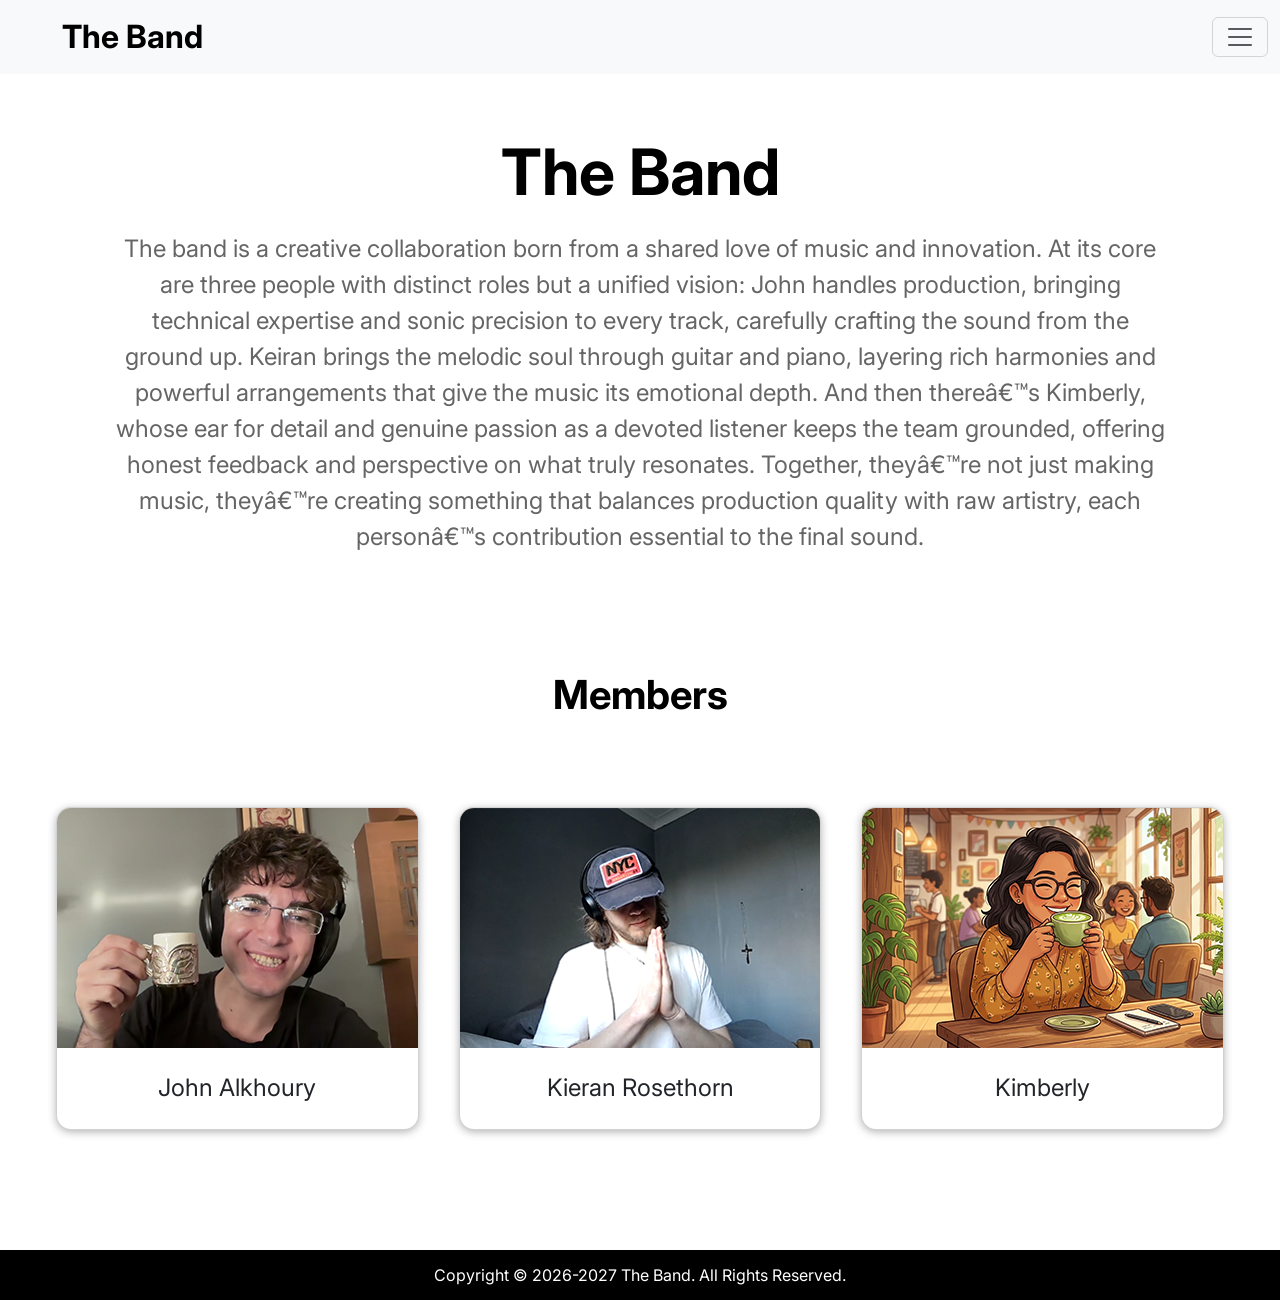
<file: index.html>
<!DOCTYPE html>

<html lang="en">
    <head>
        <meta name="viewport" content=" initial-scale=1, width=device-width">
        <link href="https://cdn.jsdelivr.net/npm/bootstrap@5.3.8/dist/css/bootstrap.min.css" rel="stylesheet" integrity="sha384-sRIl4kxILFvY47J16cr9ZwB07vP4J8+LH7qKQnuqkuIAvNWLzeN8tE5YBujZqJLB" crossorigin="anonymous">
        <script src="https://cdn.jsdelivr.net/npm/bootstrap@5.3.8/dist/js/bootstrap.bundle.min.js" integrity="sha384-FKyoEForCGlyvwx9Hj09JcYn3nv7wiPVlz7YYwJrWVcXK/BmnVDxM+D2scQbITxI" crossorigin="anonymous"></script>
        <script src="./script.js" defer></script>
        <link href="styles.css" rel="stylesheet">
        <link href="home.css" rel="stylesheet">
        <link href="https://fonts.googleapis.com/css2?family=Inter:wght@400;700&display=swap" rel="stylesheet">
        <title>Home page</title>
    </head>
    <body>
        <header>
            <nav class="navbar bg-body-tertiary fixed-top">
                <div class="container-fluid">
                    <a class="navbar-brand" href="./index.html">The Band</a>
                    <button class="navbar-toggler" type="button" data-bs-toggle="offcanvas" data-bs-target="#offcanvasNavbar" aria-controls="offcanvasNavbar" aria-label="Toggle navigation">
                        <span class="navbar-toggler-icon"></span>
                    </button>
                    <div class="offcanvas offcanvas-end" tabindex="-1" id="offcanvasNavbar" aria-labelledby="offcanvasNavbarLabel">
                        <div class="offcanvas-header">
                            <h5 class="offcanvas-title" id="offcanvasNavbarLabel">Menu</h5>
                            <button type="button" class="btn-close" data-bs-dismiss="offcanvas" aria-label="Close"></button>
                        </div>
                        <div class="offcanvas-body">
                            <ul class="navbar-nav justify-content-end flex-grow-1 pe-3">
                                <li class="nav-item">
                                    <a class="nav-link active page" aria-current="page" href="./index.html">Home</a>
                                </li>
                                <li class="nav-item">
                                    <a class="nav-link page" href="./john.html">John</a>
                                </li>
                                <li class="nav-item">
                                    <a class="nav-link page" href="./kieran.html">Kieran</a>
                                </li>
                                <li class="nav-item">
                                    <a class="nav-link page" href="./kimberly.html">Kim</a>
                                </li>
                            </ul>
                        </div>
                    </div>
                </div>
            </nav>
        </header>

        <section class="section-1">
            <div class="text">
                <h1>The Band</h1>
                <p>
                    The band is a creative collaboration born from a shared love of music and innovation.
                    At its core are three people with distinct roles but a unified vision:
                    John handles production, bringing technical expertise and sonic precision to every track,
                    carefully crafting the sound from the ground up.
                    Keiran brings the melodic soul through guitar and piano,
                    layering rich harmonies and powerful arrangements that give the music its emotional depth.
                    And then there’s Kimberly, whose ear for detail and genuine passion as a devoted listener keeps the team grounded,
                    offering honest feedback and perspective on what truly resonates.
                    Together, they’re not just making music, they’re creating something that balances production quality with raw artistry,
                    each person’s contribution essential to the final sound.
                </p>
            </div>
        </section>

        <section class="section-2">
            <h1>Members</h1>
            <div class="cards-container">
                <a href="./john.html">
                    <div class="card">
                        <img width="362.67px" height="240px" src="./images/john-small.png" alt="john">
                        <p>John Alkhoury</p>
                    </div>
                </a>
                <a href="./kieran.html">
                    <div class="card">
                        <img width="362.67px" height="240px" src="./images/kieran-small.png" alt="Keiran">
                        <p>Kieran Rosethorn</p>
                    </div>
                </a>
                <a href="./kimberly.html">
                    <div class="card">
                        <img width="362.67px" height="240px" src="./images/kimberly-small.png" alt="Kim">
                        <p>Kimberly</p>
                    </div>
                </a>
            </div>
        </section>
        <footer>
            <p>Copyright &copy; 2026-2027 The Band. All Rights Reserved.</p>
        </footer>
    </body>
</html>
</file>
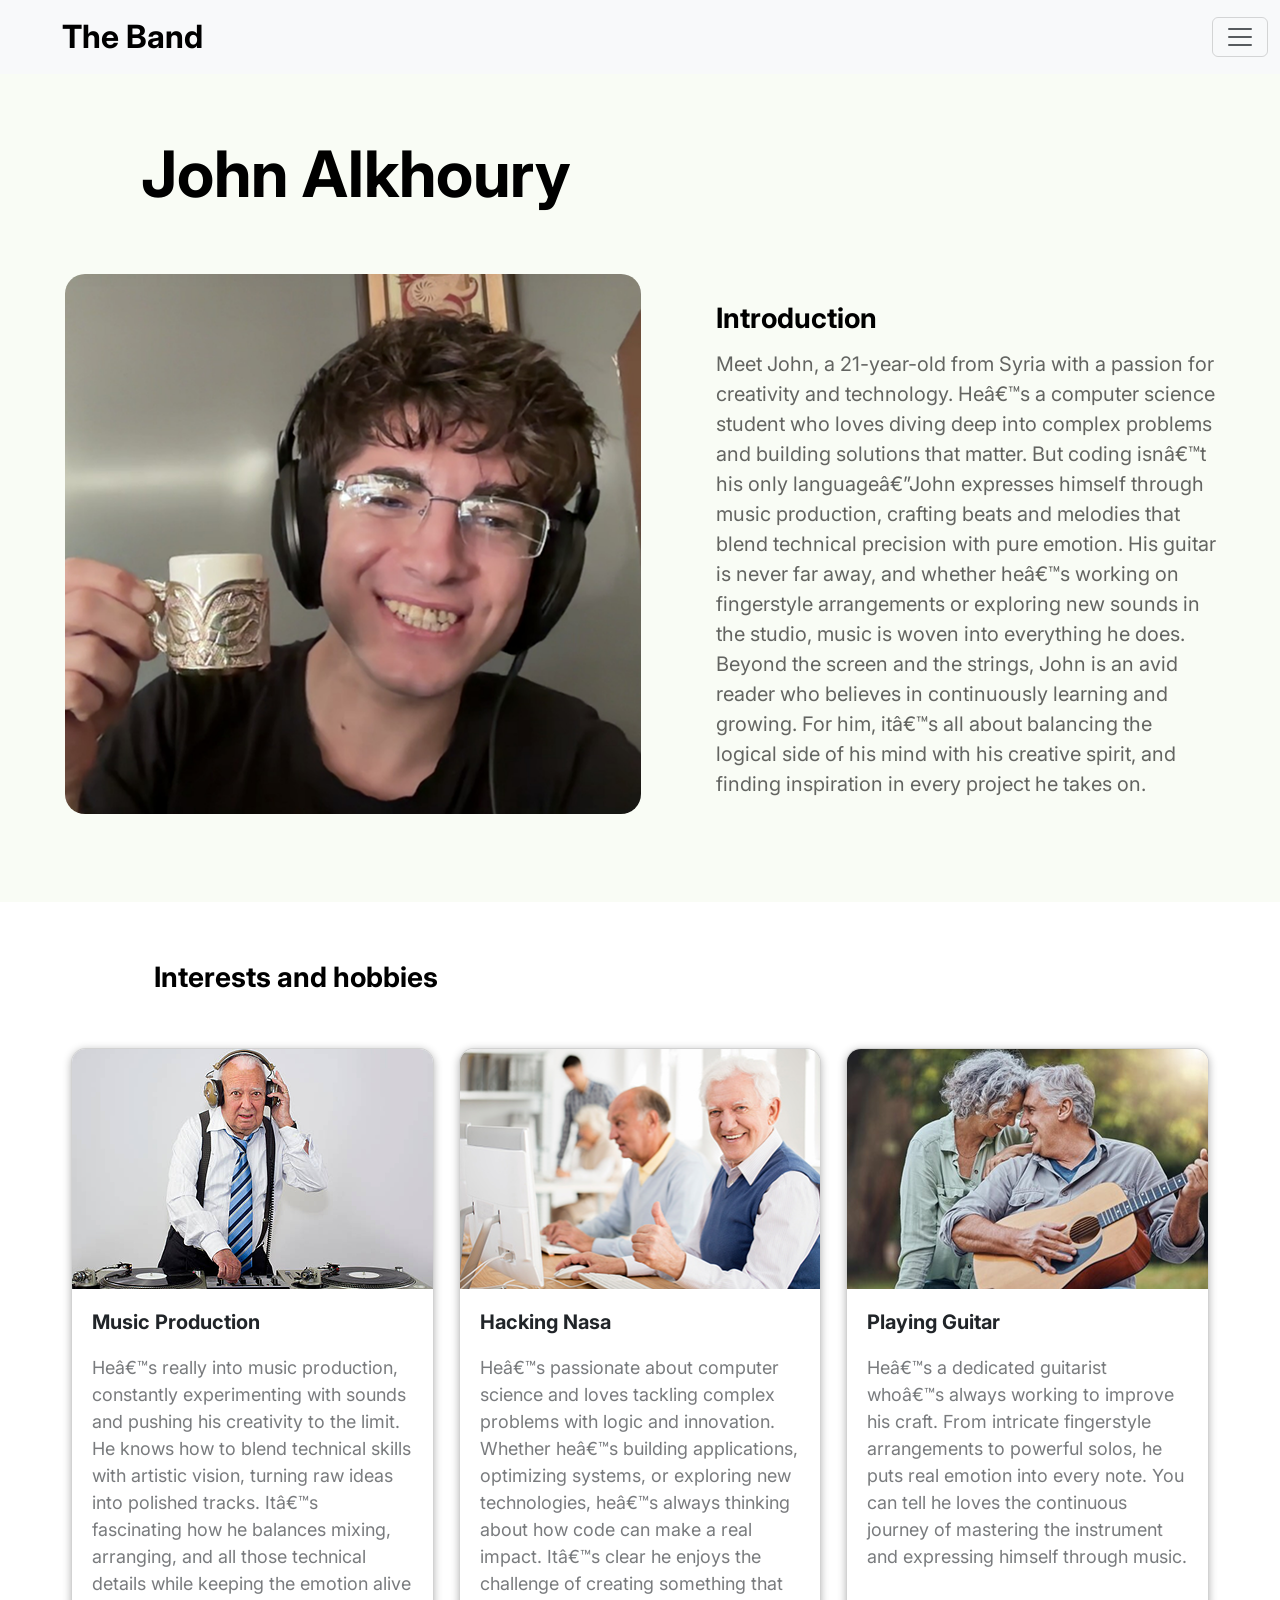
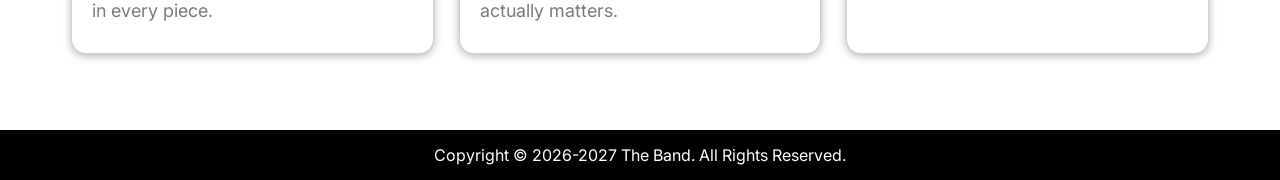
<file: john.html>
<!DOCTYPE html>

<html lang="en">
    <head>
        <meta name="viewport" content=" initial-scale=1, width=device-width">
        <link href="https://cdn.jsdelivr.net/npm/bootstrap@5.3.8/dist/css/bootstrap.min.css" rel="stylesheet" integrity="sha384-sRIl4kxILFvY47J16cr9ZwB07vP4J8+LH7qKQnuqkuIAvNWLzeN8tE5YBujZqJLB" crossorigin="anonymous">
        <script src="https://cdn.jsdelivr.net/npm/bootstrap@5.3.8/dist/js/bootstrap.bundle.min.js" integrity="sha384-FKyoEForCGlyvwx9Hj09JcYn3nv7wiPVlz7YYwJrWVcXK/BmnVDxM+D2scQbITxI" crossorigin="anonymous"></script>
        <script src="./script.js" defer></script>
        <link href="styles.css" rel="stylesheet">
        <link href="member.css" rel="stylesheet">
        <link href="https://fonts.googleapis.com/css2?family=Inter:wght@400;700&display=swap" rel="stylesheet">
        <title>John Alkhoury</title>
    </head>
    <body>
        <header>
            <nav class="navbar bg-body-tertiary fixed-top">
                <div class="container-fluid">
                    <a class="navbar-brand" href="./index.html">The Band</a>
                    <button class="navbar-toggler" type="button" data-bs-toggle="offcanvas" data-bs-target="#offcanvasNavbar" aria-controls="offcanvasNavbar" aria-label="Toggle navigation">
                        <span class="navbar-toggler-icon"></span>
                    </button>
                    <div class="offcanvas offcanvas-end" tabindex="-1" id="offcanvasNavbar" aria-labelledby="offcanvasNavbarLabel">
                        <div class="offcanvas-header">
                            <h5 class="offcanvas-title" id="offcanvasNavbarLabel">Menu</h5>
                            <button type="button" class="btn-close" data-bs-dismiss="offcanvas" aria-label="Close"></button>
                        </div>
                        <div class="offcanvas-body">
                            <ul class="navbar-nav justify-content-end flex-grow-1 pe-3">
                                <li class="nav-item">
                                    <a class="nav-link page" aria-current="page" href="./index.html">Home</a>
                                </li>
                                <li class="nav-item">
                                    <a class="nav-link active page" href="./john.html">John</a>
                                </li>
                                <li class="nav-item">
                                    <a class="nav-link page" href="./kieran.html">Kieran</a>
                                </li>
                                <li class="nav-item">
                                    <a class="nav-link page" href="./kimberly.html">Kim</a>
                                </li>
                            </ul>
                        </div>
                    </div>
                </div>
            </nav>
        </header>

        <section class="section-1">
            <h1 class="title-1">John Alkhoury</h1>
            <div class="section-1-container">
                <img height="535px" width="576px" src="./images/john-big.png" alt="John">
                <div class="text">
                    <h1>Introduction</h1>
                    <p>
                        Meet John, a 21-year-old from Syria with a passion for creativity and technology.
                        He’s a computer science student who loves diving deep into complex problems and building solutions that matter.
                        But coding isn’t his only language—John expresses himself through music production,
                        crafting beats and melodies that blend technical precision with pure emotion.
                        His guitar is never far away, and whether he’s working on fingerstyle arrangements or exploring new sounds in the studio,
                        music is woven into everything he does. Beyond the screen and the strings,
                        John is an avid reader who believes in continuously learning and growing.
                        For him, it’s all about balancing the logical side of his mind with his creative spirit,
                        and finding inspiration in every project he takes on.
                    </p>
                </div>
            </div>
        </section>

        <section class="section-2">
            <h1>Interests and hobbies</h1>
            <div class="cards-container">
                <div class="card">
                    <img height="240px" width="362.67px" src="./images/music production.png" alt="Music Production">
                    <div class="card-body">
                        <h5 class="card-title">Music Production</h5>
                        <p class="card-text">
                            He’s really into music production, constantly experimenting with sounds and pushing his creativity to the limit.
                            He knows how to blend technical skills with artistic vision, turning raw ideas into polished tracks.
                            It’s fascinating how he balances mixing, arranging, and all those technical details while keeping the emotion alive in every piece.
                        </p>
                    </div>
                </div>
                <div class="card">
                    <img height="240px" width="362.67px" src="./images/hacking nasa.png" alt="Computer Sciense">
                    <div class="card-body">
                        <h5 class="card-title">Hacking Nasa</h5>
                        <p class="card-text">
                            He’s passionate about computer science and loves tackling complex problems with logic and innovation.
                            Whether he’s building applications, optimizing systems,
                            or exploring new technologies, he’s always thinking about how code can make a real impact.
                            It’s clear he enjoys the challenge of creating something that actually matters.
                        </p>
                    </div>
                </div>
                <div class="card">
                    <img height="240px" width="362.67px" src="./images/playing guitar.png" alt="Playing Guitar">
                    <div class="card-body">
                        <h5 class="card-title">Playing Guitar</h5>
                        <p class="card-text">
                            He’s a dedicated guitarist who’s always working to improve his craft.
                            From intricate fingerstyle arrangements to powerful solos,
                            he puts real emotion into every note.
                            You can tell he loves the continuous journey of mastering the instrument and expressing himself through music.
                        </p>
                    </div>
                </div>
            </div>
        </section>

        <footer>
            <p>Copyright &copy; 2026-2027 The Band. All Rights Reserved.</p>
        </footer>
    </body>
</html>
</file>
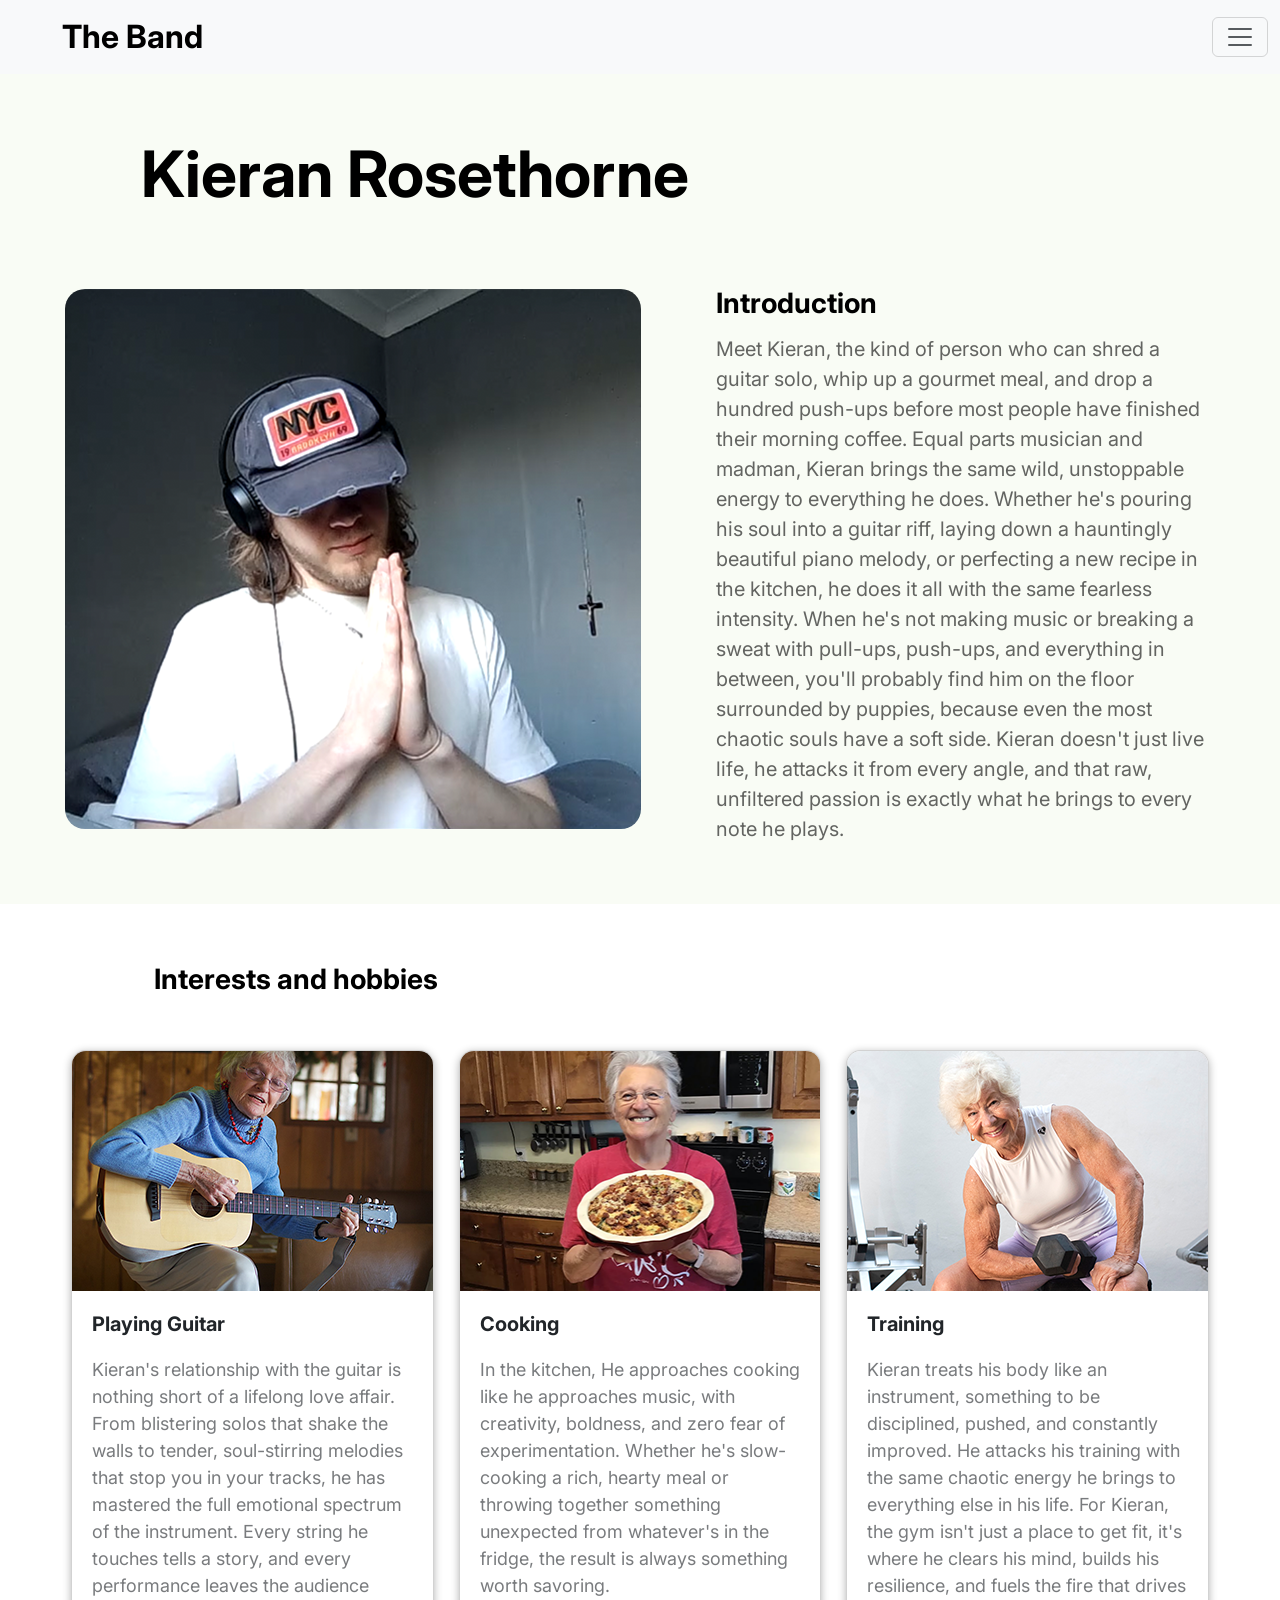
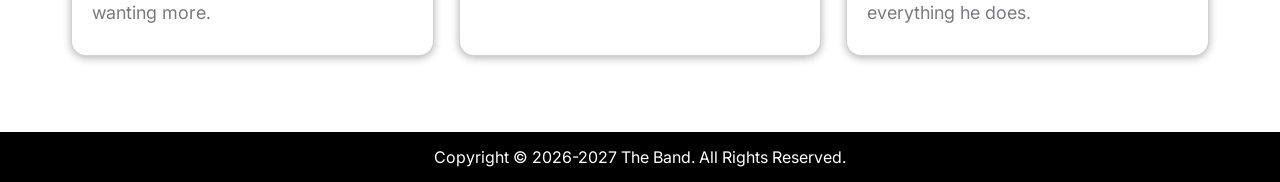
<file: kieran.html>
<!DOCTYPE html>

<html lang="en">
    <head>
        <meta name="viewport" content=" initial-scale=1, width=device-width">
        <link href="https://cdn.jsdelivr.net/npm/bootstrap@5.3.8/dist/css/bootstrap.min.css" rel="stylesheet" integrity="sha384-sRIl4kxILFvY47J16cr9ZwB07vP4J8+LH7qKQnuqkuIAvNWLzeN8tE5YBujZqJLB" crossorigin="anonymous">
        <script src="https://cdn.jsdelivr.net/npm/bootstrap@5.3.8/dist/js/bootstrap.bundle.min.js" integrity="sha384-FKyoEForCGlyvwx9Hj09JcYn3nv7wiPVlz7YYwJrWVcXK/BmnVDxM+D2scQbITxI" crossorigin="anonymous"></script>
        <script src="./script.js" defer></script>
        <link href="styles.css" rel="stylesheet">
        <link href="member.css" rel="stylesheet">
        <link href="https://fonts.googleapis.com/css2?family=Inter:wght@400;700&display=swap" rel="stylesheet">
        <title>Kieran Rosethorne</title>
    </head>
    <body>
        <header>
            <nav class="navbar bg-body-tertiary fixed-top">
                <div class="container-fluid">
                    <a class="navbar-brand" href="./index.html">The Band</a>
                    <button class="navbar-toggler" type="button" data-bs-toggle="offcanvas" data-bs-target="#offcanvasNavbar" aria-controls="offcanvasNavbar" aria-label="Toggle navigation">
                        <span class="navbar-toggler-icon"></span>
                    </button>
                    <div class="offcanvas offcanvas-end" tabindex="-1" id="offcanvasNavbar" aria-labelledby="offcanvasNavbarLabel">
                        <div class="offcanvas-header">
                            <h5 class="offcanvas-title" id="offcanvasNavbarLabel">Menu</h5>
                            <button type="button" class="btn-close" data-bs-dismiss="offcanvas" aria-label="Close"></button>
                        </div>
                        <div class="offcanvas-body">
                            <ul class="navbar-nav justify-content-end flex-grow-1 pe-3">
                                <li class="nav-item">
                                    <a class="nav-link page" aria-current="page" href="./index.html">Home</a>
                                </li>
                                <li class="nav-item">
                                    <a class="nav-link page" href="./john.html">John</a>
                                </li>
                                <li class="nav-item">
                                    <a class="nav-link active page" href="./kieran.html">Kieran</a>
                                </li>
                                <li class="nav-item">
                                    <a class="nav-link page" href="./kimberly.html">Kim</a>
                                </li>
                            </ul>
                        </div>
                    </div>
                </div>
            </nav>
        </header>

        <section class="section-1">
            <h1 class="title-1">Kieran Rosethorne</h1>
            <div class="section-1-container">
                <img height="535px" width="576px" src="./images/kieran-big.png" alt="kieran">
                <div class="text">
                    <h1>Introduction</h1>
                    <p>
                        Meet Kieran, the kind of person who can shred a guitar solo, whip up a gourmet meal,
                        and drop a hundred push-ups before most people have finished their morning coffee.
                        Equal parts musician and madman, Kieran brings the same wild, unstoppable energy to everything he does.
                        Whether he's pouring his soul into a guitar riff, laying down a hauntingly beautiful piano melody,
                        or perfecting a new recipe in the kitchen, he does it all with the same fearless intensity.
                        When he's not making music or breaking a sweat with pull-ups, push-ups, and everything in between,
                        you'll probably find him on the floor surrounded by puppies, because even the most chaotic souls have a soft side.
                        Kieran doesn't just live life, he attacks it from every angle, and that raw,
                        unfiltered passion is exactly what he brings to every note he plays.
                    </p>
                </div>
            </div>
        </section>

        <section class="section-2">
            <h1>Interests and hobbies</h1>
            <div class="cards-container">
                <div class="card">
                    <img height="240px" width="362.67px" src="./images/grandma playing guitar.png" alt="grandma playing guitar">
                    <div class="card-body">
                        <h5 class="card-title">Playing Guitar</h5>
                        <p class="card-text">
                            Kieran's relationship with the guitar is nothing short of a lifelong love affair.
                            From blistering solos that shake the walls to tender, soul-stirring melodies that stop you in your tracks,
                            he has mastered the full emotional spectrum of the instrument. Every string he touches tells a story,
                            and every performance leaves the audience wanting more.
                        </p>
                    </div>
                </div>
                <div class="card">
                    <img height="240px" width="362.67px" src="./images/grandma cooking.png" alt="grandma cooking">
                    <div class="card-body">
                        <h5 class="card-title">Cooking</h5>
                        <p class="card-text">
                            In the kitchen,
                            He approaches cooking like he approaches music, with creativity, boldness,
                            and zero fear of experimentation. Whether he's slow-cooking a rich,
                            hearty meal or throwing together something unexpected from whatever's in the fridge,
                            the result is always something worth savoring.
                        </p>
                    </div>
                </div>
                <div class="card">
                    <img height="240px" width="362.67px" src="./images/grandma training.png" alt="grandma training">
                    <div class="card-body">
                        <h5 class="card-title">Training</h5>
                        <p class="card-text">
                            Kieran treats his body like an instrument, something to be disciplined, pushed,
                            and constantly improved.
                            He attacks his training with the same chaotic energy he brings to everything else in his life.
                            For Kieran, the gym isn't just a place to get fit,
                            it's where he clears his mind, builds his resilience,
                            and fuels the fire that drives everything he does.
                        </p>
                    </div>
                </div>
            </div>
        </section>

        <footer>
            <p>Copyright &copy; 2026-2027 The Band. All Rights Reserved.</p>
        </footer>
    </body>
</html>
</file>
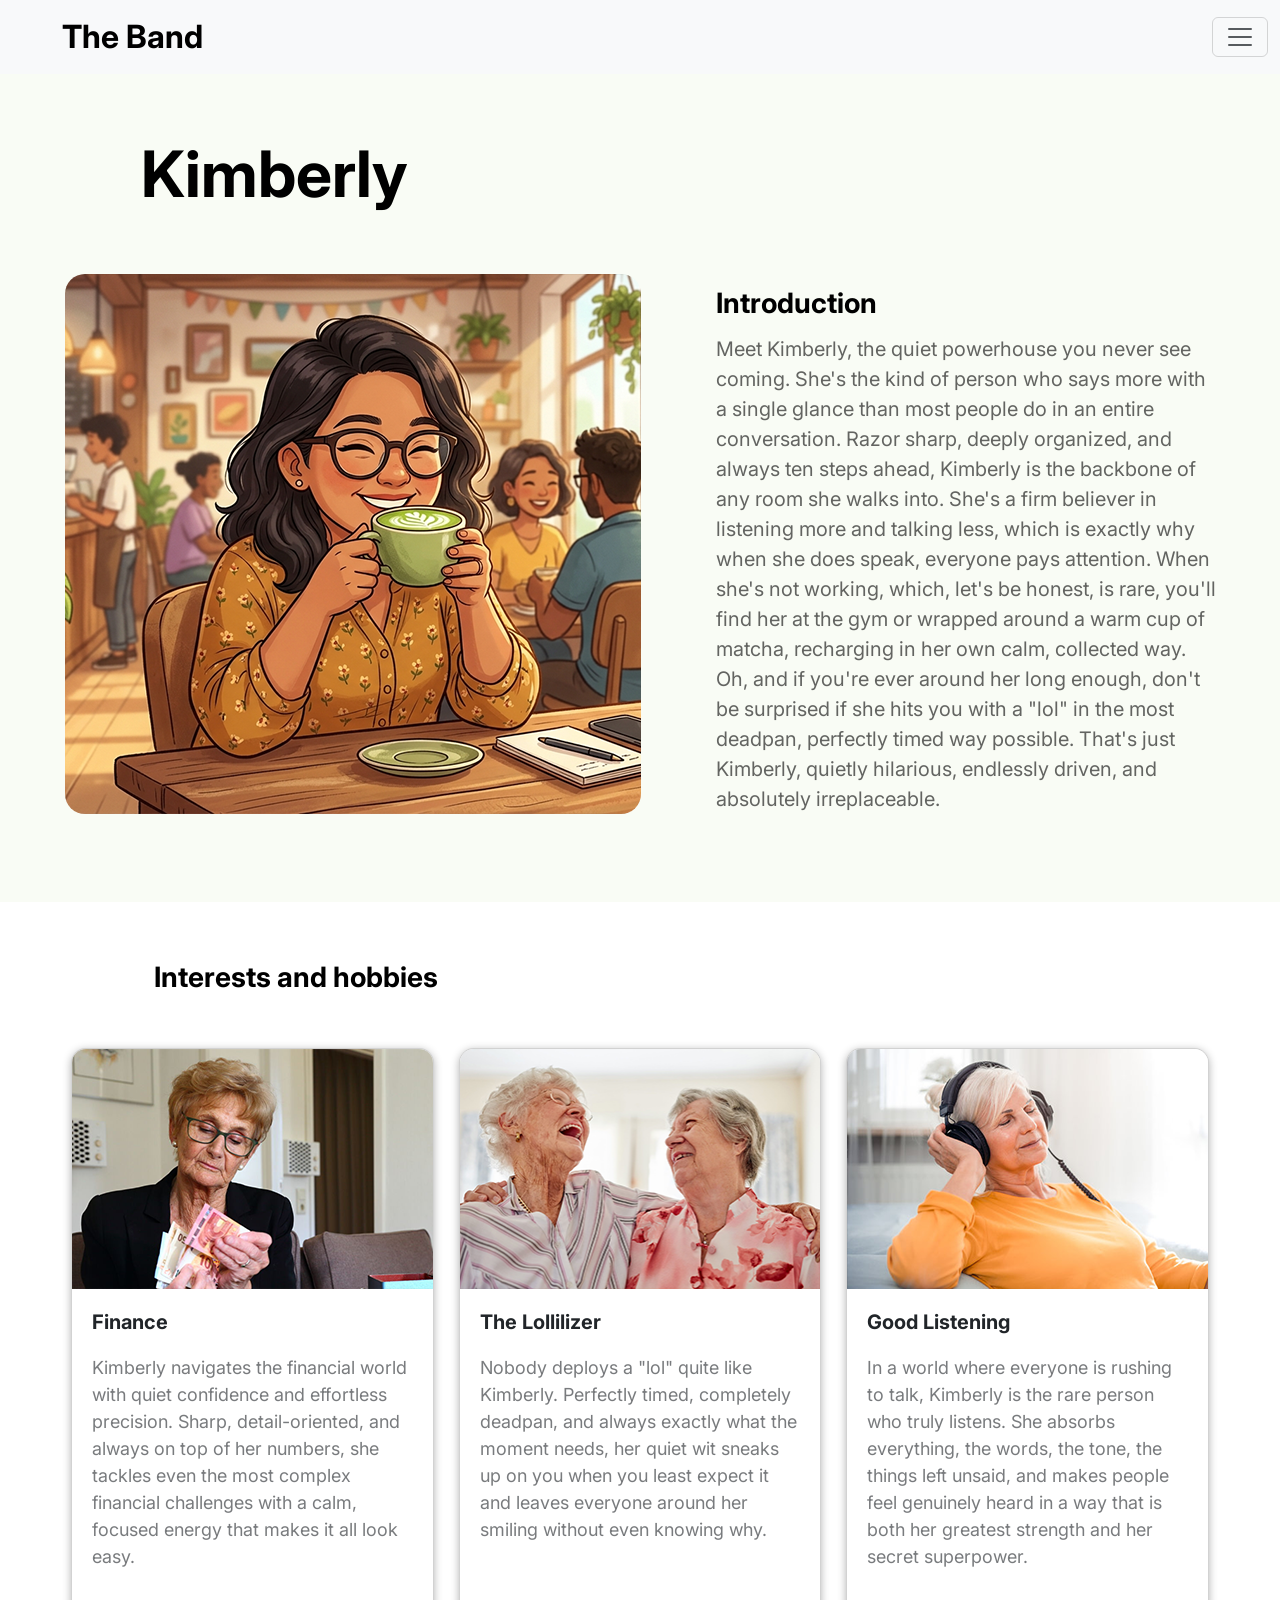
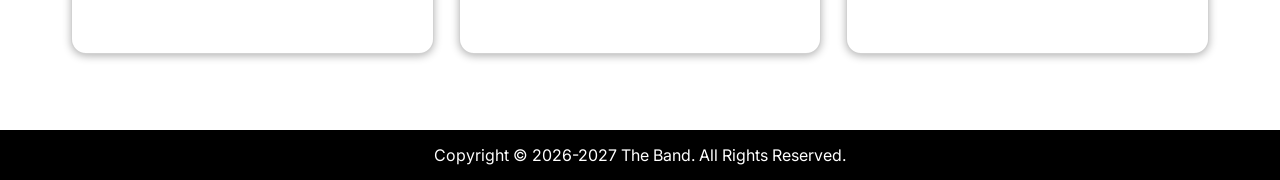
<file: kimberly.html>
<!DOCTYPE html>

<html lang="en">
    <head>
        <meta name="viewport" content=" initial-scale=1, width=device-width">
        <link href="https://cdn.jsdelivr.net/npm/bootstrap@5.3.8/dist/css/bootstrap.min.css" rel="stylesheet" integrity="sha384-sRIl4kxILFvY47J16cr9ZwB07vP4J8+LH7qKQnuqkuIAvNWLzeN8tE5YBujZqJLB" crossorigin="anonymous">
        <script src="https://cdn.jsdelivr.net/npm/bootstrap@5.3.8/dist/js/bootstrap.bundle.min.js" integrity="sha384-FKyoEForCGlyvwx9Hj09JcYn3nv7wiPVlz7YYwJrWVcXK/BmnVDxM+D2scQbITxI" crossorigin="anonymous"></script>
        <script src="./script.js" defer></script>
        <link href="styles.css" rel="stylesheet">
        <link href="member.css" rel="stylesheet">
        <link href="https://fonts.googleapis.com/css2?family=Inter:wght@400;700&display=swap" rel="stylesheet">
        <title>Kimberly</title>
    </head>
    <body>
        <header>
            <nav class="navbar bg-body-tertiary fixed-top">
                <div class="container-fluid">
                    <a class="navbar-brand" href="./index.html">The Band</a>
                    <button class="navbar-toggler" type="button" data-bs-toggle="offcanvas" data-bs-target="#offcanvasNavbar" aria-controls="offcanvasNavbar" aria-label="Toggle navigation">
                        <span class="navbar-toggler-icon"></span>
                    </button>
                    <div class="offcanvas offcanvas-end" tabindex="-1" id="offcanvasNavbar" aria-labelledby="offcanvasNavbarLabel">
                        <div class="offcanvas-header">
                            <h5 class="offcanvas-title" id="offcanvasNavbarLabel">Menu</h5>
                            <button type="button" class="btn-close" data-bs-dismiss="offcanvas" aria-label="Close"></button>
                        </div>
                        <div class="offcanvas-body">
                            <ul class="navbar-nav justify-content-end flex-grow-1 pe-3">
                                <li class="nav-item">
                                    <a class="nav-link page" aria-current="page" href="./index.html">Home</a>
                                </li>
                                <li class="nav-item">
                                    <a class="nav-link page" href="./john.html">John</a>
                                </li>
                                <li class="nav-item">
                                    <a class="nav-link  page" href="./kieran.html">Kieran</a>
                                </li>
                                <li class="nav-item">
                                    <a class="nav-link active page" href="./kimberly.html">Kim</a>
                                </li>
                            </ul>
                        </div>
                    </div>
                </div>
            </nav>
        </header>

        <section class="section-1">
            <h1 class="title-1">Kimberly</h1>
            <div class="section-1-container">
                <img height="535px" width="576px" src="./images/kimberly-big.png" alt="kieran">
                <div class="text">
                    <h1>Introduction</h1>
                    <p>
                        Meet Kimberly, the quiet powerhouse you never see coming.
                        She's the kind of person who says more with a single glance than most people do in an entire conversation.
                        Razor sharp, deeply organized, and always ten steps ahead,
                        Kimberly is the backbone of any room she walks into.
                        She's a firm believer in listening more and talking less, which is exactly why when she does speak,
                        everyone pays attention. When she's not working, which, let's be honest,
                        is rare, you'll find her at the gym or wrapped around a warm cup of matcha, recharging in her own calm,
                        collected way. Oh, and if you're ever around her long enough,
                        don't be surprised if she hits you with a "lol" in the most deadpan, perfectly timed way possible.
                        That's just Kimberly, quietly hilarious, endlessly driven, and absolutely irreplaceable.
                    </p>
                </div>
            </div>
        </section>

        <section class="section-2">
            <h1>Interests and hobbies</h1>
            <div class="cards-container">
                <div class="card">
                    <img height="240px" width="362.67px" src="./images/grandma money.png" alt="grandma money">
                    <div class="card-body">
                        <h5 class="card-title">Finance</h5>
                        <p class="card-text">
                            Kimberly navigates the financial world with quiet confidence and effortless precision.
                            Sharp, detail-oriented, and always on top of her numbers,
                            she tackles even the most complex financial challenges with a calm,
                            focused energy that makes it all look easy.
                        </p>
                    </div>
                </div>
                <div class="card">
                    <img height="240px" width="362.67px" src="./images/grandma laughing.png" alt="grandma laughing">
                    <div class="card-body">
                        <h5 class="card-title">The Lollilizer</h5>
                        <p class="card-text">
                            Nobody deploys a "lol" quite like Kimberly. Perfectly timed, completely deadpan,
                            and always exactly what the moment needs,
                            her quiet wit sneaks up on you when you least expect it and leaves everyone around her smiling without even knowing why.
                        </p>
                    </div>
                </div>
                <div class="card">
                    <img height="240px" width="362.67px" src="./images/grandma listening.png" alt="Playing Guitar">
                    <div class="card-body">
                        <h5 class="card-title">Good Listening</h5>
                        <p class="card-text">
                           In a world where everyone is rushing to talk, Kimberly is the rare person who truly listens.
                           She absorbs everything, the words, the tone, the things left unsaid,
                           and makes people feel genuinely heard in a way that is both her greatest strength and her secret superpower.
                        </p>
                    </div>
                </div>
            </div>
        </section>

        <footer>
            <p>Copyright &copy; 2026-2027 The Band. All Rights Reserved.</p>
        </footer>
    </body>
</html>
</file>
<file: styles.css>
body{
    font-family: 'Inter', sans-serif;
    color: black;
    padding-top: 74px;
}

/* Header */
.navbar-brand{
    font-weight: 700;
    font-size: 24pt;
    margin-left: 50px;
}
.offcanvas-title{
    font-weight: bold;
    font-size: 24pt;
}
.offcanvas-body{
    text-align: center;
}
.page{
    font-size: 16pt;
}

/* footer */
footer{
    display: flex;
    align-items: center;
    justify-content: center;
    height: 50px;
    background-color: black;
}
footer p{
    font-size: clamp(12px, 2vw, 16px);
    color:white;
    padding: 0;
    margin: 0;
}
</file>
<file: home.css>
/* First section - the introduction */
.section-1{
    display: flex;
    justify-content: center;
    align-items: center;
}
.text{
    padding: 20px;
    text-align: center;
    width: 1100px;
}
.section-1 h1{
    font-weight: bold;
    margin-top: 40px;
    margin-bottom: 20px;
    font-size: 64px;
}
.section-1 p{
    font-size: 24px;
    text-wrap: balance;
    opacity: 60%;
}

/* Second section - the members */
.section-2{
    display: flex;
    margin-top: 80px;
    margin-bottom: 120px;
    flex-direction: column;
    justify-content: center;
    align-items: center;
    gap: 80px;
}
.section-2 h1{
    font-weight: bold;
}
.cards-container{
    display: flex;
    justify-content: center;
    align-items: center;
    flex-wrap: wrap;
    gap: 40px;
}
.cards-container a{
    text-decoration: none;
    color: inherit;
}
.card{
    width: 362.67px;
    height: 323px;
    overflow: hidden;
    border-radius: 15px;
    box-shadow: 0 2px 8px rgba(0,0,0,0.30);
    display: flex;
    flex-direction: column;
    transition: box-shadow 0.3s ease;
}
.card:hover {
  box-shadow: 0 0 20px 6px rgba(100, 116, 139, 0.6);
}
.card img {
    width: 100%;
    object-fit: cover;
}
.card p{
    font-size: 24px;
    flex: 1;
    display: flex;
    align-items: center;
    justify-content: center;
    margin: 0;
}
</file>
<file: member.css>
/* the first section */
.section-1{
    display: flex;
    flex-direction: column;
    min-height: 92vh;
    background-color: rgb(249, 252, 245);
}
.title-1{
    display: flex;
    align-items: center;
    font-weight: bold;
    font-size: clamp(38px, 5vw, 64px);
    height: clamp(100px, 20vw, 200px);
    padding-left: clamp(0px, 11vw, 160px);
    margin-bottom: 0;
}
@media (max-width: 600px) {
    .title-1{
        padding: 0;
        justify-content: center;
  }
}
.section-1-container{
    display: flex;
    flex-direction: row;
    flex-wrap: wrap;
    align-items: center;
    justify-content: center;
    padding: 0px 20px 60px 20px;
    gap: clamp(40px, 15vw, 75px);
}
.section-1-container img{
    max-width: 100%;
    height: auto;
    max-height: 540px;
    object-fit: contain;
    border-radius: 20px;
}
.text{
    width: 500px;
}
.text h1{
    display: flex;
    align-items: center;
    font-weight: bold;
    font-size: 28px;
    height: 60px;
    margin: 0;
}
.text p{
    font-size: 20px;
    opacity: 60%;
    margin: 0;
}


/* the second section */
.section-2{
    display: flex;
    flex-direction: column;
    justify-content: center;
    gap: 20px;
    min-height: 92vh;
    padding-bottom: 50px;
}
.section-2 h1{
    display: flex;
    align-items: center;
    font-weight: bold;
    font-size: 28px;
    height: 100px;
    padding-left: clamp(0px, 12vw, 171px);
    margin-bottom: 0;
}
.cards-container{
    display: flex;
    align-items: center;
    justify-content: center;
    flex-wrap: wrap;
    gap: 25px;
}
.card{
    width: 362.67px;
    height: 606px;
    border-radius: 15px;
    box-shadow: 0 2px 8px rgba(0,0,0,0.30);
    overflow: hidden;
}
.card-body{
    padding: 0px 20px;
}
.card-body h5{
    display: flex;
    align-items: center;
    font-weight: bold;
    height: 65px;
    margin: 0;
}
.card-body p{
    font-size: 18px;
    opacity: 60%;
}
</file>
